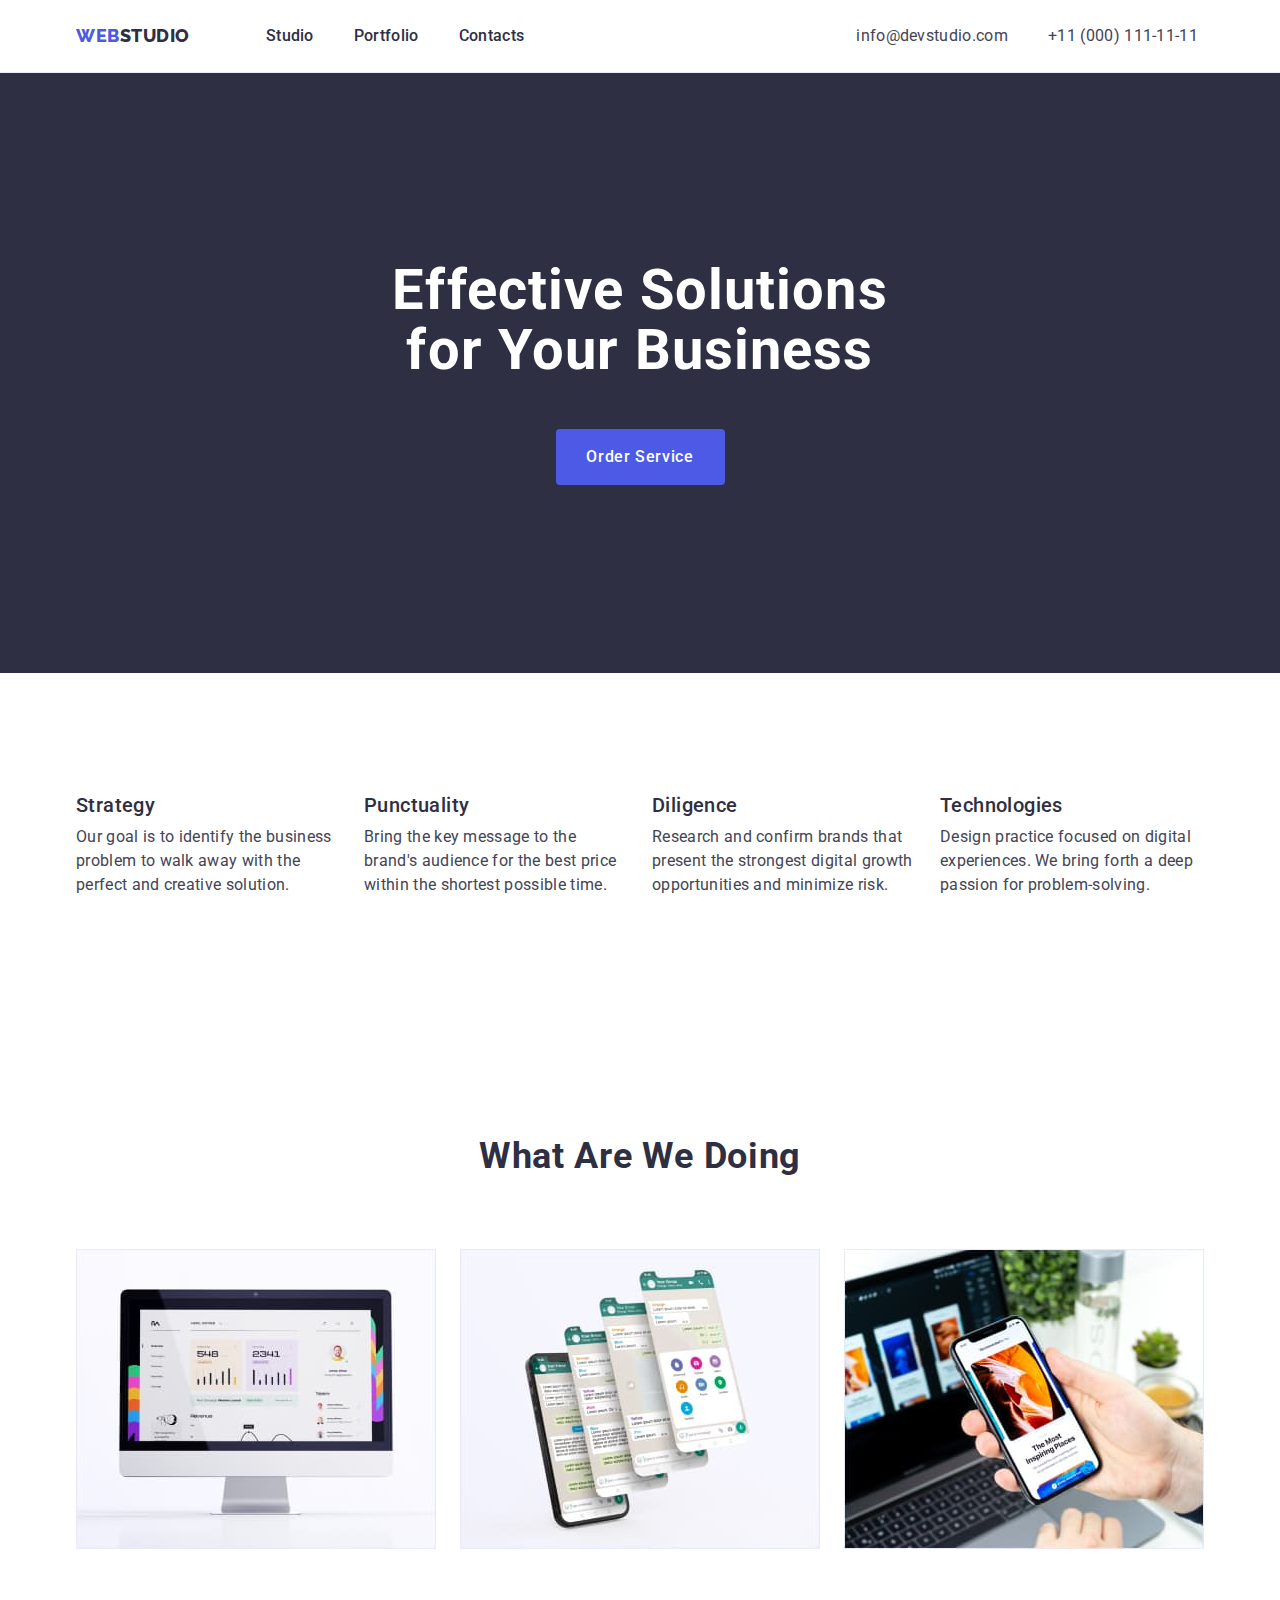
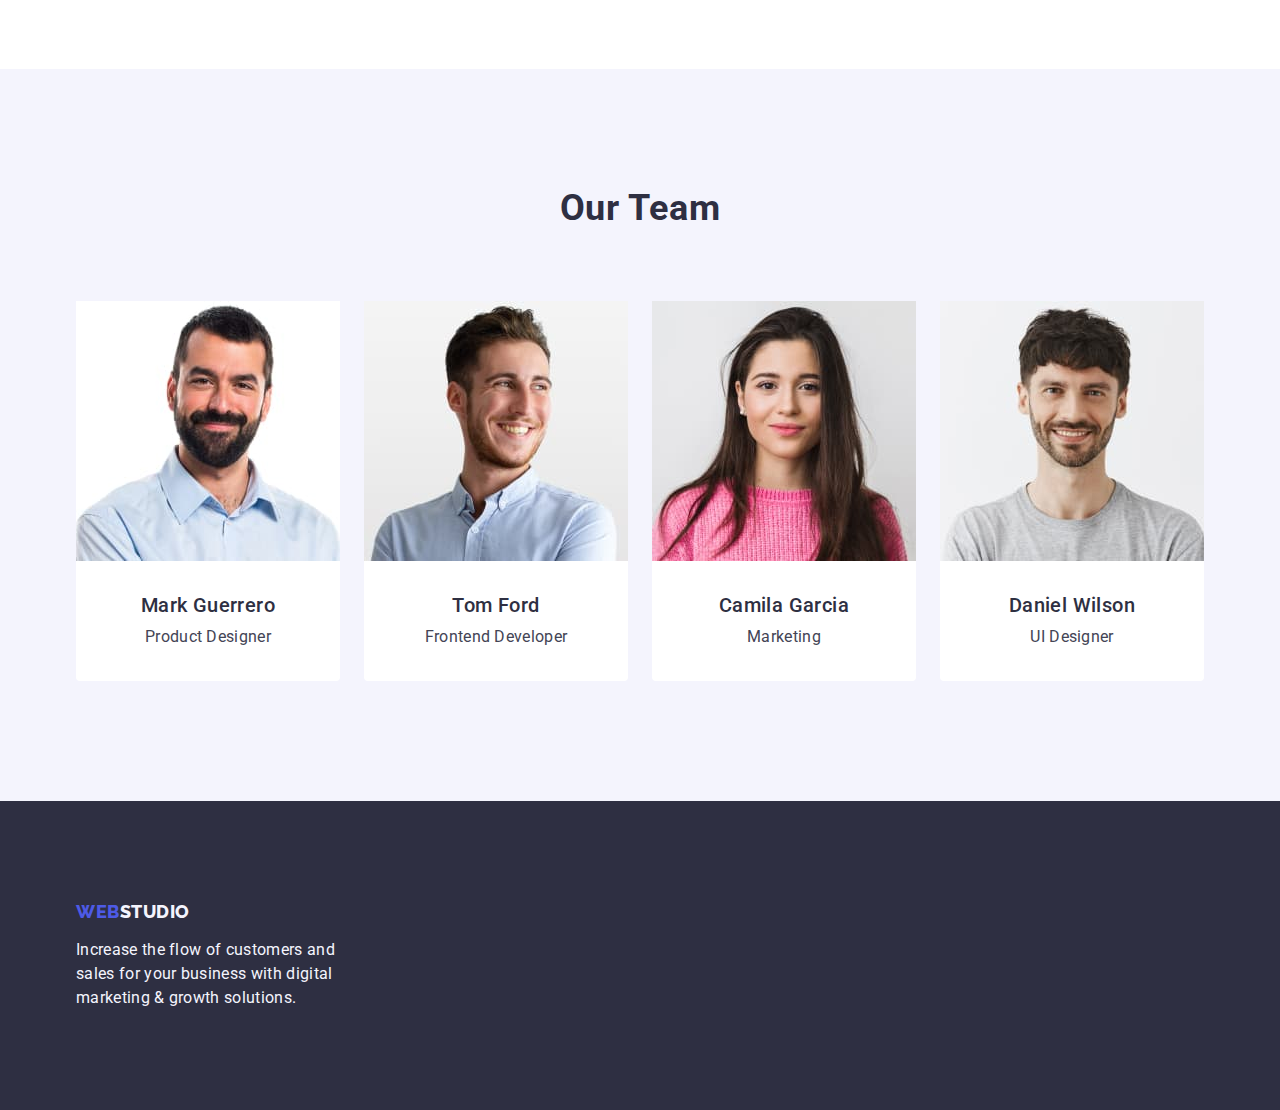
<file: index.html>
<!DOCTYPE html>
<html lang="en">
<head>
    <meta charset="UTF-8">
    <meta name="viewport" content="width=device-width, initial-scale=1.0">
    <title>Document</title>
    <link rel="stylesheet" href="https://cdnjs.cloudflare.com/ajax/libs/modern-normalize/1.0.0/modern-normalize.min.css">
    <link rel="preconnect" href="https://fonts.googleapis.com">
    <link rel="preconnect" href="https://fonts.gstatic.com" crossorigin>
    <link href="https://fonts.googleapis.com/css2?family=Raleway:wght@800&family=Roboto:wght@400;500;700;900&display=swap"
        rel="stylesheet">
    <link rel="stylesheet" href="./css/styles.css"/>
</head>
<body class="body">
    <header class="header-one">
        <div class="head-container container">
            <nav class="nav">
                <a class="logo" href="./index.html">Web<span class="link">Studio</span></a>
                <ul class="address-list">
                    <li><a class="navigation link" href="./index.html">Studio</a></li>
                    <li><a class="navigation link" href="./portfolio.html">Portfolio</a></li>
                    <li><a class="navigation link" href="">Contacts</a></li>
                </ul>
            </nav>
            <address class="address">
                <ul class="address-list">
                    <li><a class="address-link link" href="mailto:info@devstudio.com">info@devstudio.com</a></li>
                    <li><a class="address-link link" href="tel:+110001111111">+11 (000) 111-11-11</a></li>
                </ul>
            </address>
        </div>
    </header>
    <main>
        <section class="section title-section">
            <div class="container container-title">
                <h1 class="title">Effective Solutions for Your Business</h1>
                <button type="button" class="btn">Order Service</button>
            </div>
        </section>
        <section class="section">
            <div class="container">
                <h2 class="sec-header visually-hidden">Our Values</h2>
                <ul class="list">
                    <li class="values-list">
                        <h3 class="header-third">Strategy</h3>
                        <p class="desc-header-third">Our goal is to identify the business problem to walk away with the perfect and creative solution.</p>
                    </li>
                    <li class="values-list">
                        <h3 class="header-third">Punctuality</h3>
                        <p class="desc-header-third">Bring the key message to the brand's audience for the best price within the shortest possible time.</p>
                    </li>
                    <li class="values-list">
                        <h3 class="header-third">Diligence</h3>
                        <p class="desc-header-third">Research and confirm brands that present the strongest digital growth opportunities and minimize risk.</p>
                    </li>
                    <li class="values-list">
                        <h3 class="header-third">Technologies</h3>
                        <p class="desc-header-third">Design practice focused on digital experiences. We bring forth a deep passion for problem-solving.</p>
                    </li>
                </ul>
            </div>
        </section>
        <section class="section">
            <div class="container">
                <h2 class="sec-header">What Are We Doing</h2>
                <ul class="list">
                    <li class="img-elem"><img class="img" src="./images/img1.jpg" width="360" height="300" alt="Computer"/></li>
                    <li class="img-elem"><img class="img" src="./images/img2.jpg" width="360" height="300" alt="Messages"/></li>
                    <li class="img-elem"><img class="img" src="./images/img3.jpg" width="360" height="300" alt="Phone"/></li>
                </ul>
            </div>
        </section>
        <section class="team-section section">
            <div class="container">
                <h2 class="sec-header">Our Team</h2>
                <ul class="list">
                    <li class="team-list"><img class="img" src="./images/markGuerrero.jpg" width="264" height="260" alt="Man in a blue shirt with medium stubble" />
                    <div class="team-container">
                        <h3 class="header-third">Mark Guerrero</h3>
                        <p class="desc-header-third">Product Designer</p>
                    </div></li>
                    <li class="team-list"><img class="img" src="./images/tomFord.jpg" width="264" height="260" alt="Man in a lightblue shirt with short stubble"/>
                    <div class="team-container">
                        <h3 class="header-third">Tom Ford</h3>
                        <p class="desc-header-third">Frontend Developer</p>
                    </div></li>
                    <li class="team-list"><img class="img" src="./images/camilaGarcia.jpg" width="264" height="260" alt="Women in a pink sweater with long brown hair"/>
                    <div class="team-container">
                        <h3 class="header-third">Camila Garcia</h3>
                        <p class="desc-header-third">Marketing</p>
                    </div></li>
                    <li class="team-list"><img class="img" src="./images/danielWilson.jpg" width="264" height="260" alt="Man in a grey T-shirt with medium length brown hair"/>
                    <div class="team-container">
                        <h3 class="header-third">Daniel Wilson</h3>
                        <p class="desc-header-third">UI Designer</p>
                    </div></li>
                </ul>
            </div>
        </section>
    </main>
    <footer class="foo-section">
        <div class="container">
            <a class="logo foo-block" href="./index.html">Web<span class="link-foo">Studio</span></a>
            <p class="paragraph-foo">Increase the flow of customers and sales for your business with digital marketing & growth solutions.</p>
        </div>
    </footer>
</body>
</html>
</file>
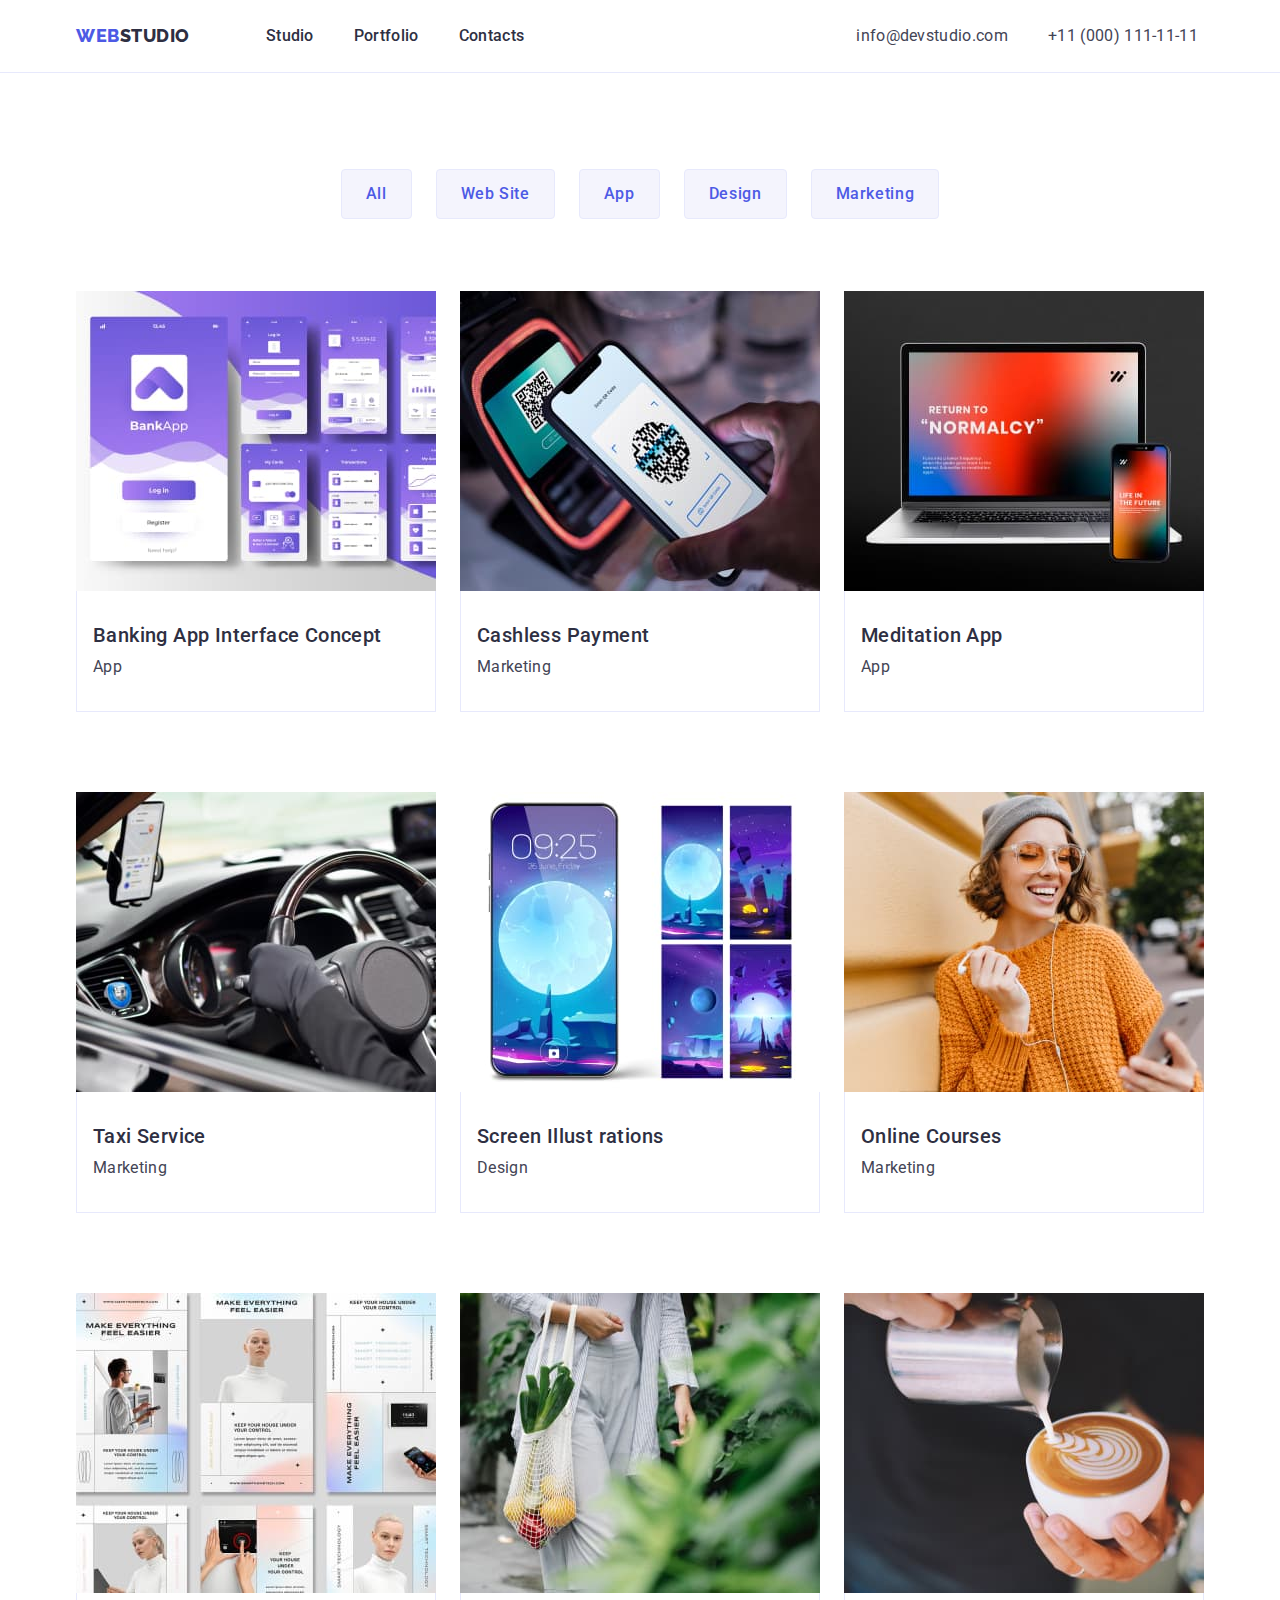
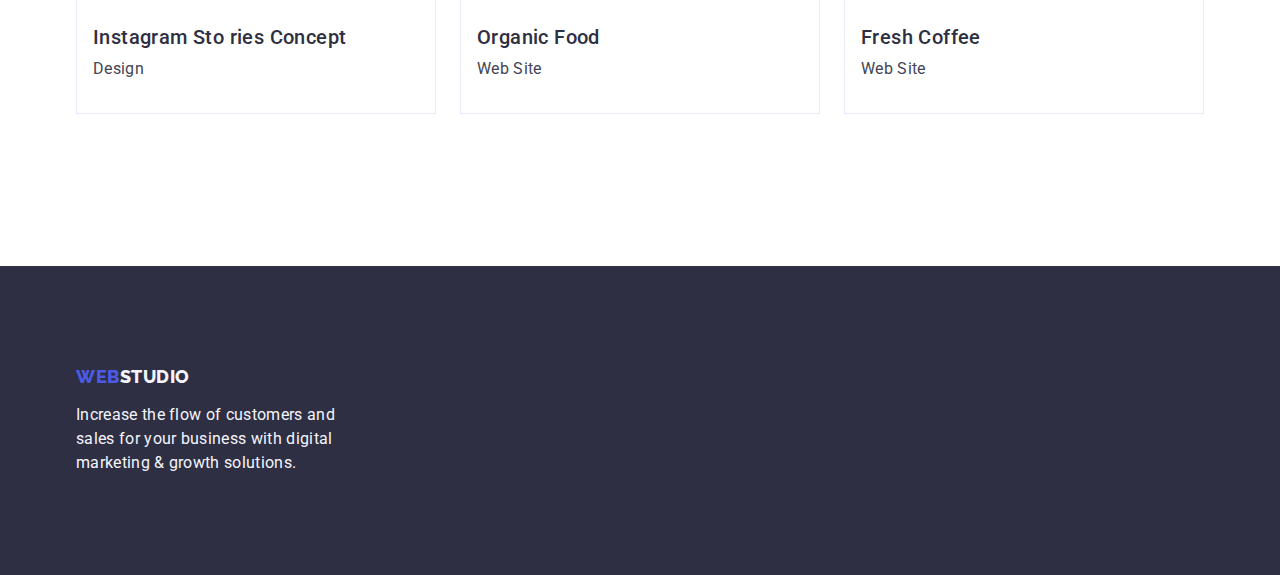
<file: portfolio.html>
<!DOCTYPE html>
<html lang="en">

<head>
    <meta charset="UTF-8">
    <meta name="viewport" content="width=device-width, initial-scale=1.0">
    <title>Document</title>
    <link rel="stylesheet" href="https://cdnjs.cloudflare.com/ajax/libs/modern-normalize/1.0.0/modern-normalize.min.css">
    <link rel="preconnect" href="https://fonts.googleapis.com">
    <link rel="preconnect" href="https://fonts.gstatic.com" crossorigin>
    <link href="https://fonts.googleapis.com/css2?family=Raleway:wght@800&family=Roboto:wght@400;500;700;900&display=swap"
        rel="stylesheet">
    <link rel="stylesheet" href="./css/styles.css" />
</head>

<body class="body">
    <header class="header-one">
        <div class="head-container container">
            <nav class="nav">
                <a class="logo" href="./index.html">Web<span class="link">Studio</span></a>
                <ul class="address-list">
                    <li><a class="navigation link" href="./index.html">Studio</a></li>
                    <li><a class="navigation link" href="./portfolio.html">Portfolio</a></li>
                    <li><a class="navigation link" href="">Contacts</a></li>
                </ul>
            </nav>
            <address class="address">
                <ul class="address-list">
                    <li><a class="address-link link" href="mailto:info@devstudio.com">info@devstudio.com</a></li>
                    <li><a class="address-link link" href="tel:+110001111111">+11 (000) 111-11-11</a></li>
                </ul>
            </address>
        </div>
    </header>
    <main>
        <section class="portfolio-section">
            <div class="container">
                <h1 class="title visually-hidden">Our works</h1>
                <ul class="list button-list">
                    <li><button class="filter-button" type="button">All</button></li>
                    <li><button class="filter-button" type="button">Web Site</button></li>
                    <li><button class="filter-button" type="button">App</button></li>
                    <li><button class="filter-button" type="button">Design</button></li>
                    <li><button class="filter-button" type="button">Marketing</button></li>
                </ul>
                <ul class="list portfolio-list">
                    <li class="portfolio-elements">
                        <a class="link link-port" href="">
                        <img class="img" src="./images/FEBankingApp.jpg" width="360" height="300" alt="Concept of banking app interface">
                        <div class="desc-portfolio-element">
                            <h2 class="works-header">Banking App Interface Concept</h2>
                            <p class="works-desc">App</p>
                        </div>
                        </a>
                    </li>
                    <li class="portfolio-elements">
                        <a class="link link-port" href="">
                        <img class="img" src="./images/cashlessPayment.jpg" width="360" height="300" alt="Payment with phone">
                        <div class="desc-portfolio-element">
                            <h2 class="works-header">Cashless Payment</h2>
                            <p class="works-desc">Marketing</p>
                        </div>
                        </a>
                    </li>
                    <li class="portfolio-elements">
                        <a class="link link-port" href="">
                        <img class="img" src="./images/mediationApp.jpg" width="360" height="300" alt="Laptop and phone with Mediation App">
                        <div class="desc-portfolio-element">
                            <h2 class="works-header">Meditation App</h2>
                            <p class="works-desc">App</p>
                        </div>
                        </a>
                    </li>
                    <li class="portfolio-elements">
                        <a class="link link-port" href="">
                        <img class="img" src="./images/taxiService.jpg" width="360" height="300" alt="Close-up of the car interior">
                        <div class="desc-portfolio-element">
                            <h2 class="works-header">Taxi Service</h2>
                            <p class="works-desc">Marketing</p>
                        </div>
                        </a>
                    </li>
                    <li class="portfolio-elements">
                        <a class="link link-port" href="">
                        <img class="img" src="./images/screenIllustration.jpg" width="360" height="300" alt="Various pictures on the phone display">
                        <div class="desc-portfolio-element">
                            <h2 class="works-header">Screen Illust  rations</h2>
                            <p class="works-desc">Design</p> 
                        </div>
                        </a>
                    </li>
                    <li class="portfolio-elements">
                        <a class="link link-port" href="">
                        <img class="img" src="./images/onlineCourse.jpg" width="360" height="300" alt="Girl in an orange sweater with a phone">
                        <div class="desc-portfolio-element">
                            <h2 class="works-header">Online Courses</h2>
                            <p class="works-desc">Marketing</p>
                        </div>
                        </a>
                    </li>
                    <li class="portfolio-elements">
                        <a class="link link-port" href="">
                        <img class="img" src="./images/storiesConcept.jpg" width="360" height="300" alt="Concept of instagram stories">
                        <div class="desc-portfolio-element">
                            <h2 class="works-header">Instagram Sto  ries Concept</h2>
                            <p class="works-desc">Design</p>
                        </div>
                        </a>
                    </li>
                    <li class="portfolio-elements">
                        <a class="link link-port" href="">
                        <img class="img" src="./images/organicFood.jpg" width="360" height="300" alt="Carrying a bag with vegetables">
                        <div class="desc-portfolio-element">
                            <h2 class="works-header">Organic Food</h2>
                            <p class="works-desc">Web Site</p>
                        </div>
                        </a>
                    </li>
                    <li class="portfolio-elements">
                        <a class="link link-port" href="">
                        <img class="img" src="./images/freshCoffee.jpg" width="360" height="300" alt="Cup with coffee and milk pattern">
                        <div class="desc-portfolio-element">
                            <h2 class="works-header">Fresh Coffee</h2>
                            <p class="works-desc">Web Site</p>
                        </div>
                        </a>
                    </li>
                </ul>
            </div>
        </section>
    </main>
    <footer class="foo-section">
        <div class="container">
            <a class="logo foo-block" href="./index.html">Web<span class="link-foo">Studio</span></a>
            <p class="paragraph-foo">Increase the flow of customers and sales for your business with digital marketing & growth solutions.</p>
        </div>
    </footer>
</body>

</html>
</file>
<file: css/styles.css>
:root {
    --iris: #4D5AE5;
    --ocean: #404BBF;
    --navy-blue: #2E2F42;
    --green: #31D0AA;
    --slate: #434455;
    --light-slate: #8E8F99;
    --cornflower: #E7E9FC;
    --cloud: #F4F4FD;
    --navy-blue-modal: #2E2F42;
    --grey: #2E2F42;
    --white: #FFFFFF;
    --dairy: #FCFCFC;
}

* {
    margin: 0;
    padding: 0;
}

.body {
    font-family: "Roboto", sans-serif;
    font-weight: 400;
    font-size: 16px;
    line-height: 24px;
    letter-spacing: 0.02em;
    color:#434455;
    background-color: #FFFFFF;
}

.container {
    width:1158px;
    padding-inline: 15px;
    margin-inline: auto;
}

.head-container {
    display: flex;
    gap:332px;
}

.container-title{
    display: flex;
    justify-content: center;
    flex-direction: column;
    align-items: center;
    gap:48px;
}

.section {
    padding-block: 120px;
}

.navigation {
    text-decoration: none;
    font-weight: 500;
    letter-spacing: 0.02em;
    color: #434455;
    font-size: 16px;
    line-height: 1.5;
}

.filter-button {
    font-family: inherit;
    cursor: pointer;
    color: var(--iris);
    background-color: var(--cloud);
    font-weight: 500;
    font-size: 16px;
    line-height: 1.5;
    letter-spacing: 0.04em;
    padding: 12px 24px;
    border: 1px solid #e7e9fc;
    border-radius: 4px;
}

.filter-button:hover,
.filter-button:focus {
    background-color: var(--ocean);
    color: var(--white);
    border: 1px solid transparent;
}

.link {
    color: #2E2F42;
    text-decoration: none;
    padding: 24px 0;
    display:inline-block;
}

.link-port {
    padding: 0 0 32px 0;
}

.address-link {
    color: #434455;
    text-decoration: none;
    letter-spacing: 0.32px;
    line-height: 1.5;
}

.address-link:hover,
.address-link:focus {
    color: var(--ocean);
}

.foo-section {
    background-color: var(--navy-blue);
    color: var(--cloud);
    padding: 100px 0;
}

.logo {
    text-decoration: none;
    color: #4D5AE5;
    font-family: "Raleway", sans-serif;
    text-transform: uppercase;
    font-size: 18px;
    font-weight: 800;
    line-height: 1.17;
    letter-spacing: 0.03em;
    margin-right: 76px;
    display:inline-block;
}

.link:hover,
.link:focus {
    color:#404BBF;
}

.link-foo {
    color: var(--cloud);
}

.address-list {
    list-style: none;
    display:flex;
    gap: 40px;
    justify-content:flex-end;
}

.list {
    list-style:none;
    display:flex;
    gap: 24px;
}

.title {
    font-weight: bold;
    font-size: 56px;
    letter-spacing: 0.02em;
    line-height: 1.07;
    color: white;
    text-align: center;
    max-width: 496px;
}

.title-section {
    background-color: var(--navy-blue);
    padding: 188px 0;
    justify-content: center;
}

.header-third {
    font-weight: 500;
    font-size: 20px;
    line-height: 120%;
    letter-spacing: 0.4px;
    color:#2E2F42;
    margin-bottom: 8px;
}

.desc-header-third {
    color: var(--slate);
    letter-spacing: 0.02em;
}

.btn {
    font-family: inherit;
    color: var(--white);
    background-color: var(--iris);
    cursor: pointer;
    font-weight: 500;
    font-size: 16px;
    line-height: 1.5;
    letter-spacing: 0.04em;
    display: block;
    min-width:169px;
    height:56px;
    border:none;
    border-radius:4px;
}

.btn:hover,
.btn:focus {
    color: var(--white);
    background-color: var(--ocean);
    cursor: pointer;
}

.sec-header {
    font-size: 36px;
    font-weight: 700;
    line-height: 111.111%;
    letter-spacing: 0.72px;
    text-transform: capitalize;
    text-align: center;
    letter-spacing: 0.02em;
    color: #2E2F42;
    margin-bottom: 72px;
    display: block;
}

.address {
    font-style: normal;
    display:flex;
    justify-content: space-between;
}

.team-section {
    background-color: #F4F4FD;
}

.team-list {
    background-color: #FFFFFF;
    width:calc((100%-72px)/4);
    border-radius:0px 0px 4px 4px;
}

.paragraph-foo {
    line-height: 1.5;
    letter-spacing: 0.02em;
    display:block;
    width: 264px;
}

.works-header {
    font-weight: 500;
    font-size: 20px;
    line-height: 1.2;
    letter-spacing: 0.02em;
    color: #2E2F42;
    margin-bottom: 8px;
}

.works-desc {
    font-size: 16px;
    line-height: 1.5;
    letter-spacing: 0.02em;
    color:#434455;
}

.img {
    display: block;
}

.nav {
    display:flex;
    align-items: center;
}

.header-one {
    border-bottom: 1px solid #e7e9fc;
    display: flex;
}

.visually-hidden:not(:focus):not(:active) {
    position: absolute;
    width: 1px;
    height: 1px;
    margin: -1px;
    border: 0;
    padding: 0;
    white-space: nowrap;
    clip-path: inset(100%);
    clip: rect(0 0 0 0);
    overflow: hidden;
}

.values-list {
    width: calc((100% - 72px) / 4);
}

.team-container {
    padding: 32px 0px;
    text-align: center;
}

.foo-block {
    margin-bottom: 16px;
    display:inline-block;

}

.portfolio-section {
    padding:96px 0 120px 0;
}

.button-list {
    display:flex;
    justify-content: center;
    gap: 24px;
    margin-bottom: 72px;
}
.portfolio-list {
    flex-wrap: wrap;
    column-gap: 24px;
    row-gap: 48px;
}
.portfolio-elements {
    width: calc((100% - 48px) / 3);
}

.desc-portfolio-element {
    padding: 32px 16px;
    border: 1px solid #e7e9fc;
    border-top: none;
}

.img-elem {
    width: calc((100% - 48px) / 3);
}
</file>
